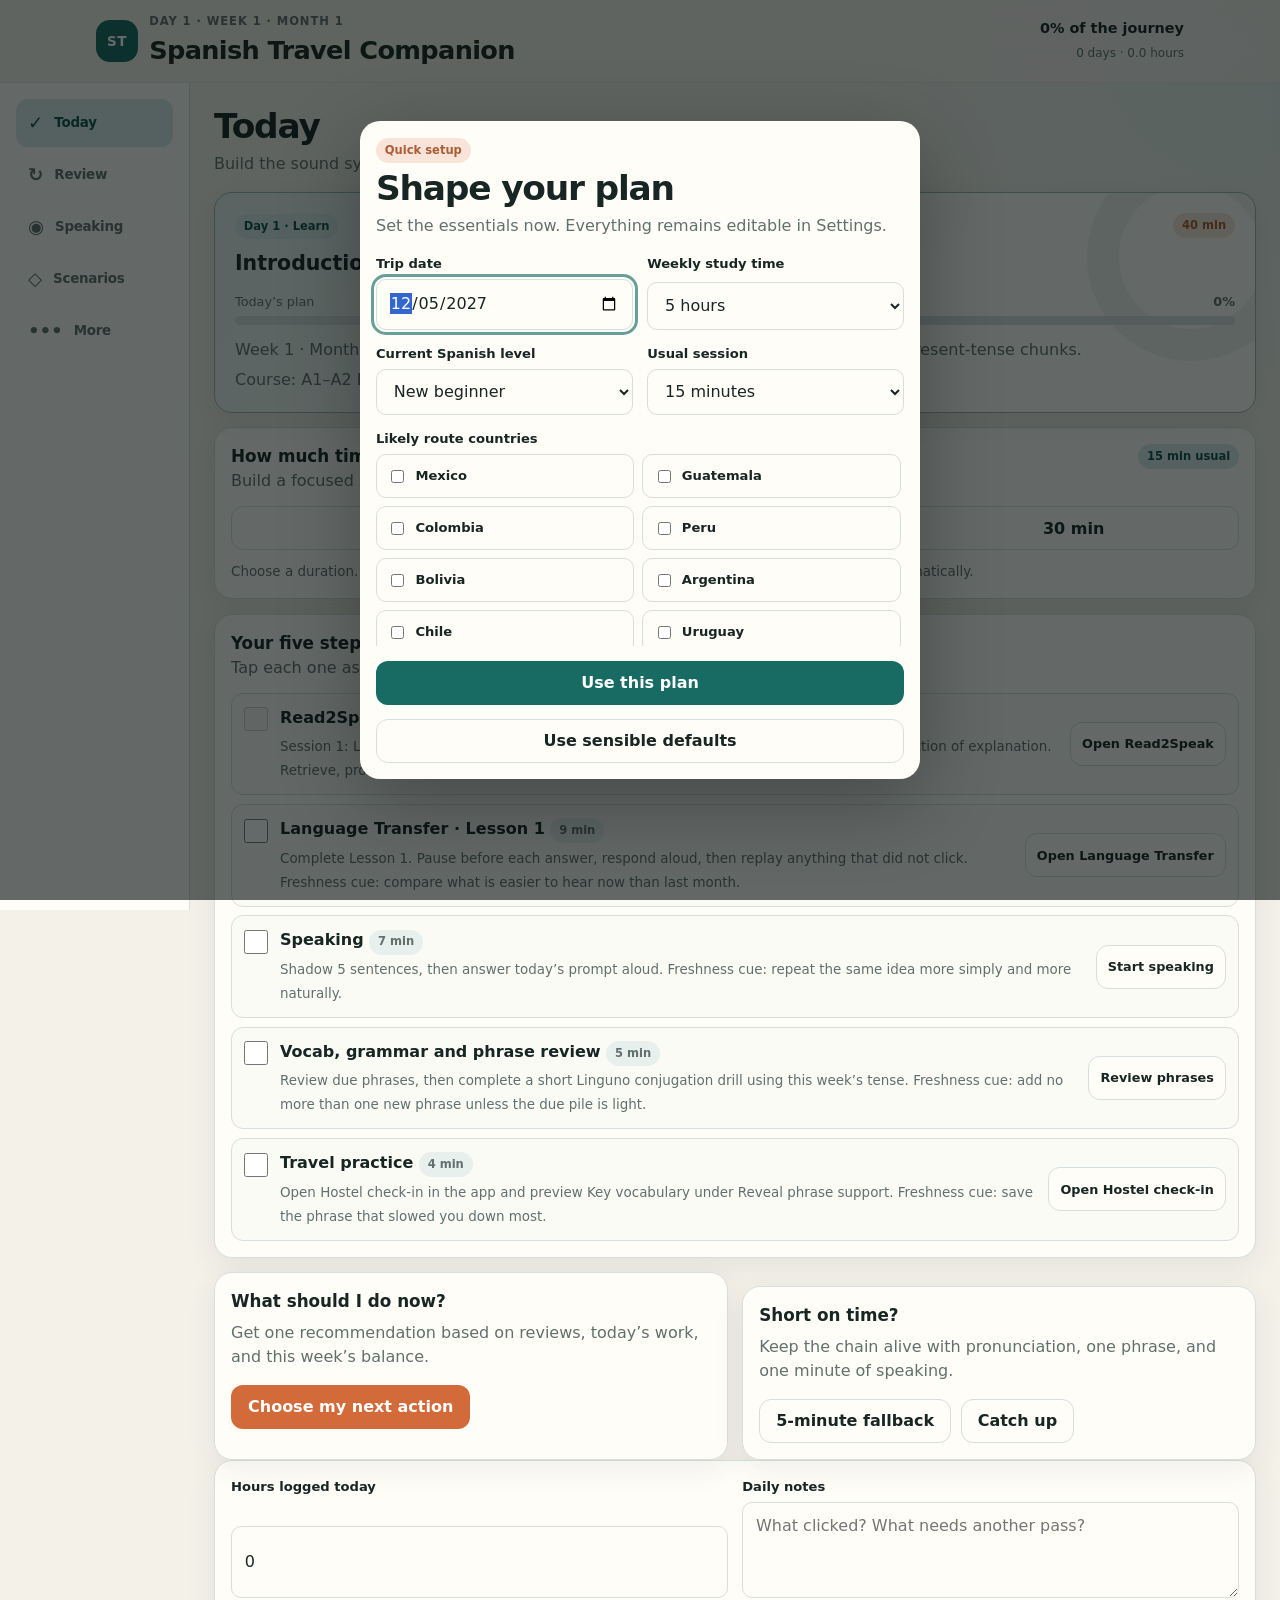
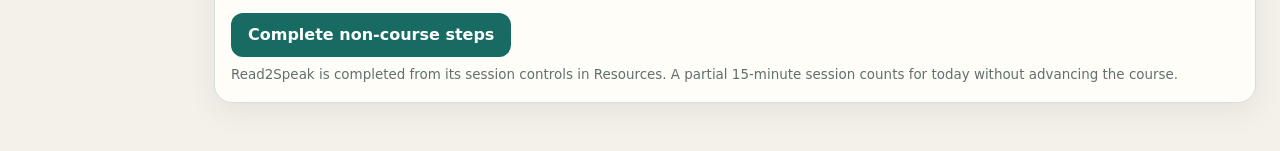
<file: index.html>
<!doctype html>
<html lang="en">
<head>
  <meta charset="utf-8">
  <meta name="viewport" content="width=device-width, initial-scale=1, viewport-fit=cover">
  <meta name="theme-color" content="#163c3a">
  <meta name="description" content="A practical, offline-first Spanish learning companion for travel in Latin America.">
  <meta name="apple-mobile-web-app-capable" content="yes">
  <meta name="apple-mobile-web-app-status-bar-style" content="black-translucent">
  <meta name="apple-mobile-web-app-title" content="Spanish Travel">
  <title>Spanish Travel Companion</title>
  <link rel="manifest" href="manifest.json">
  <link rel="icon" href="icon.svg" type="image/svg+xml">
  <link rel="apple-touch-icon" href="icon-192.png">
  <link rel="stylesheet" href="styles.css">
</head>
<body>
  <a class="skip-link" href="#app-content">Skip to content</a>

  <div class="app-shell">
    <header class="app-header">
      <div class="header-brand">
        <div class="brand-mark" aria-hidden="true">ST</div>
        <div>
          <p class="eyebrow" id="header-period">Your learning plan</p>
          <h1>Spanish Travel Companion</h1>
        </div>
      </div>
      <div class="header-summary" id="header-summary"></div>
    </header>

    <div id="update-banner" class="update-banner" role="status" aria-live="polite" hidden>
      <span>A new version is ready.</span>
      <button class="button button-small button-light" id="refresh-app" type="button">Refresh app</button>
    </div>

    <main id="app-content" class="app-content" tabindex="-1">
      <noscript>
        <section class="card">
          <h2>JavaScript is required</h2>
          <p>This app stores progress on your device and needs JavaScript to work.</p>
        </section>
      </noscript>
      <div id="view"></div>
    </main>

    <nav class="bottom-nav" aria-label="Main navigation">
      <button class="nav-item active" type="button" data-tab="today" aria-current="page">
        <span class="nav-icon" aria-hidden="true">✓</span><span>Today</span>
      </button>
      <button class="nav-item" type="button" data-tab="review">
        <span class="nav-icon" aria-hidden="true">↻</span><span>Review</span>
      </button>
      <button class="nav-item" type="button" data-tab="speaking">
        <span class="nav-icon" aria-hidden="true">◉</span><span>Speaking</span>
      </button>
      <button class="nav-item" type="button" data-tab="scenarios">
        <span class="nav-icon" aria-hidden="true">◇</span><span>Scenarios</span>
      </button>
      <button class="nav-item" type="button" data-tab="more">
        <span class="nav-icon" aria-hidden="true">•••</span><span>More</span>
      </button>
    </nav>
  </div>

  <div id="toast" class="toast" role="status" aria-live="polite" hidden></div>
  <div id="modal-root"></div>

  <script src="core.js"></script>
  <script src="data.js"></script>
  <script src="app.js"></script>
</body>
</html>
</file>
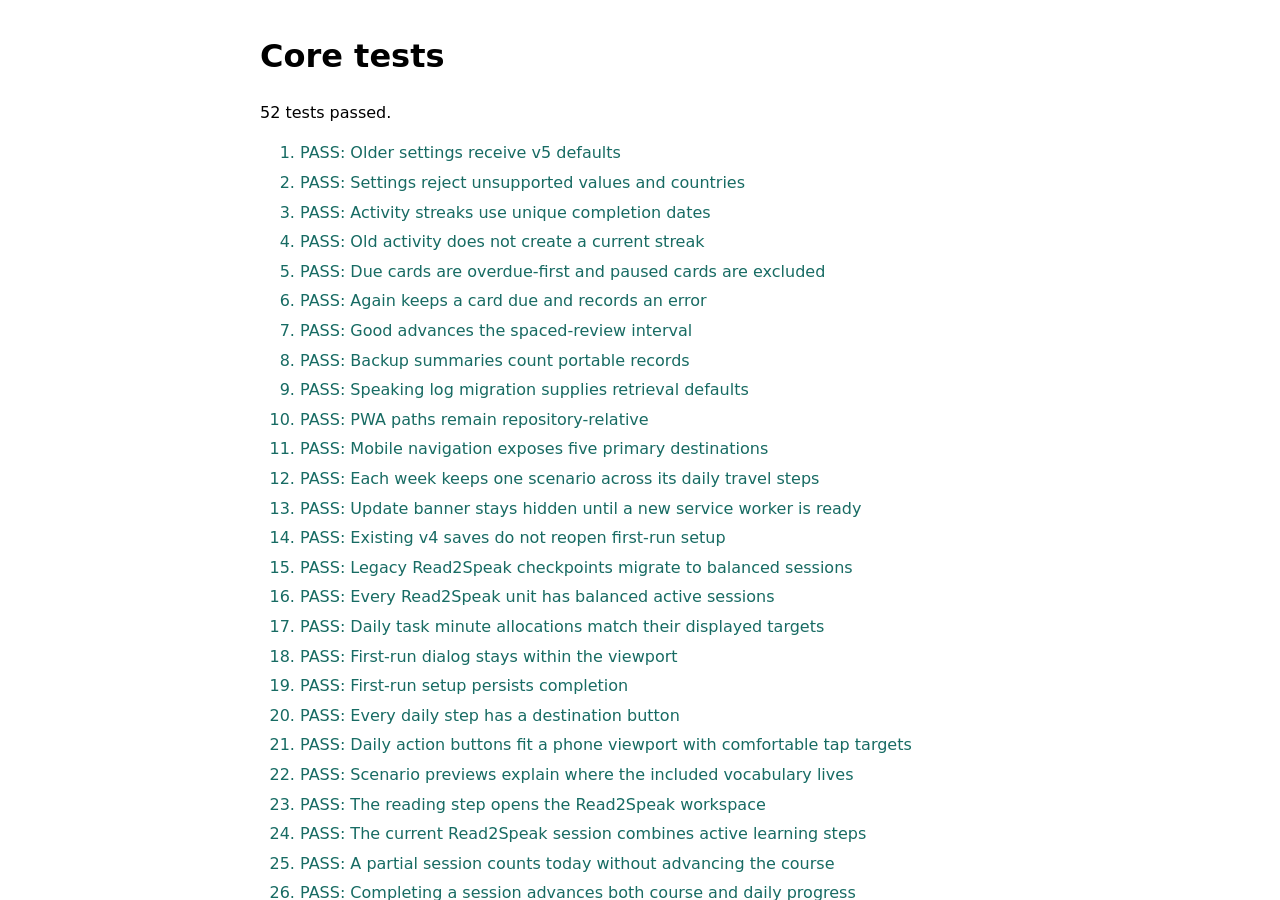
<file: tests.html>
<!doctype html>
<html lang="en">
<head>
  <meta charset="utf-8">
  <meta name="viewport" content="width=device-width, initial-scale=1">
  <title>Spanish Travel Companion Tests</title>
  <style>
    body { max-width: 760px; margin: 2rem auto; padding: 0 1rem; font: 16px/1.5 system-ui, sans-serif; }
    .pass { color: #176b63; }
    .fail { color: #a53c3c; }
    li { margin: 0.35rem 0; }
  </style>
</head>
<body data-status="running">
  <h1>Core tests</h1>
  <p id="summary">Running…</p>
  <ol id="results"></ol>
  <script src="core.js"></script>
  <script src="tests.js"></script>
</body>
</html>
</file>
<file: styles.css>
:root {
  color-scheme: light;
  --bg: #f4f1e9;
  --surface: #fffdf8;
  --surface-2: #e8f0ed;
  --surface-3: #f7e6c7;
  --text: #172523;
  --muted: #61706d;
  --primary: #176b63;
  --primary-strong: #0f514b;
  --primary-soft: #d8ebe7;
  --accent: #d36a3a;
  --accent-soft: #f8e4d8;
  --success: #2c7453;
  --warning: #9b5b18;
  --danger: #a53c3c;
  --border: #d7dfdc;
  --shadow: 0 8px 30px rgba(23, 49, 46, 0.08);
  --radius: 18px;
  --radius-small: 12px;
  --nav-height: 72px;
  --max-width: 1120px;
  font-family: Inter, ui-sans-serif, system-ui, -apple-system, BlinkMacSystemFont, "Segoe UI", sans-serif;
}

[data-theme="dark"] {
  color-scheme: dark;
  --bg: #101817;
  --surface: #182321;
  --surface-2: #20312e;
  --surface-3: #3a3021;
  --text: #f0f5f3;
  --muted: #a9bab6;
  --primary: #67c7ba;
  --primary-strong: #8cd8ce;
  --primary-soft: #213c38;
  --accent: #ef9a70;
  --accent-soft: #432c23;
  --success: #78c49d;
  --warning: #e3ad64;
  --danger: #ee8f8f;
  --border: #32423f;
  --shadow: 0 8px 30px rgba(0, 0, 0, 0.24);
}

* {
  box-sizing: border-box;
}

[hidden] {
  display: none !important;
}

html {
  scroll-behavior: smooth;
  background: var(--bg);
}

body {
  min-width: 320px;
  margin: 0;
  background:
    radial-gradient(circle at top right, color-mix(in srgb, var(--primary-soft) 75%, transparent), transparent 28rem),
    var(--bg);
  color: var(--text);
  line-height: 1.5;
}

body.modal-open {
  overflow: hidden;
}

button,
input,
select,
textarea {
  font: inherit;
}

button,
a {
  -webkit-tap-highlight-color: transparent;
}

button:focus-visible,
a:focus-visible,
input:focus-visible,
select:focus-visible,
textarea:focus-visible {
  outline: 3px solid color-mix(in srgb, var(--primary) 65%, white);
  outline-offset: 2px;
}

a {
  color: var(--primary-strong);
}

h1,
h2,
h3,
p {
  margin-top: 0;
}

h1 {
  margin-bottom: 0;
  font-size: clamp(1.15rem, 4.5vw, 1.6rem);
  letter-spacing: -0.025em;
}

h2 {
  margin-bottom: 0.35rem;
  font-size: clamp(1.45rem, 6vw, 2.15rem);
  line-height: 1.15;
  letter-spacing: -0.035em;
}

h3 {
  margin-bottom: 0.4rem;
  font-size: 1.05rem;
}

.skip-link {
  position: fixed;
  z-index: 100;
  top: 0.5rem;
  left: 0.5rem;
  padding: 0.75rem 1rem;
  transform: translateY(-150%);
  border-radius: 0.5rem;
  background: var(--text);
  color: var(--surface);
}

.skip-link:focus {
  transform: none;
}

.app-shell {
  min-height: 100vh;
}

.app-header {
  position: sticky;
  z-index: 20;
  top: 0;
  display: flex;
  align-items: center;
  justify-content: space-between;
  gap: 1rem;
  padding: max(0.8rem, env(safe-area-inset-top)) 1rem 0.8rem;
  border-bottom: 1px solid color-mix(in srgb, var(--border) 75%, transparent);
  background: color-mix(in srgb, var(--bg) 88%, transparent);
  backdrop-filter: blur(18px);
}

.header-brand {
  display: flex;
  min-width: 0;
  align-items: center;
  gap: 0.7rem;
}

.brand-mark {
  display: grid;
  width: 42px;
  height: 42px;
  flex: 0 0 auto;
  place-items: center;
  border-radius: 14px;
  background: var(--primary);
  color: #fff;
  font-size: 0.85rem;
  font-weight: 800;
  letter-spacing: 0.04em;
}

.eyebrow {
  margin: 0 0 0.05rem;
  color: var(--muted);
  font-size: 0.72rem;
  font-weight: 750;
  letter-spacing: 0.08em;
  text-transform: uppercase;
}

.header-summary {
  display: none;
  text-align: right;
}

.header-summary strong {
  display: block;
  font-size: 0.9rem;
}

.header-summary span {
  color: var(--muted);
  font-size: 0.75rem;
}

.app-content {
  width: min(100%, var(--max-width));
  min-height: calc(100vh - var(--nav-height) - 72px);
  margin: 0 auto;
  padding: 1.1rem 1rem calc(var(--nav-height) + 1.5rem + env(safe-area-inset-bottom));
}

.update-banner {
  display: flex;
  align-items: center;
  justify-content: center;
  gap: 1rem;
  padding: 0.6rem 1rem;
  background: var(--primary-strong);
  color: #fff;
  font-size: 0.88rem;
}

.bottom-nav {
  position: fixed;
  z-index: 30;
  right: 0;
  bottom: 0;
  left: 0;
  display: flex;
  height: calc(var(--nav-height) + env(safe-area-inset-bottom));
  align-items: flex-start;
  overflow: hidden;
  padding: 0.45rem 0.35rem env(safe-area-inset-bottom);
  border-top: 1px solid var(--border);
  background: color-mix(in srgb, var(--surface) 94%, transparent);
  box-shadow: 0 -8px 24px rgba(25, 45, 42, 0.08);
  backdrop-filter: blur(18px);
  scrollbar-width: none;
}

.bottom-nav::-webkit-scrollbar {
  display: none;
}

.nav-item {
  display: flex;
  min-width: 44px;
  min-height: 56px;
  flex: 1 1 0;
  cursor: pointer;
  align-items: center;
  justify-content: center;
  flex-direction: column;
  gap: 0.1rem;
  border: 0;
  border-radius: 12px;
  background: transparent;
  color: var(--muted);
  font-size: clamp(0.62rem, 2.2vw, 0.66rem);
  font-weight: 700;
  letter-spacing: -0.02em;
}

.nav-icon {
  font-size: 1.15rem;
  line-height: 1;
}

.nav-item.active {
  background: var(--primary-soft);
  color: var(--primary-strong);
}

.view-header {
  display: flex;
  align-items: flex-end;
  justify-content: space-between;
  gap: 1rem;
  margin-bottom: 1rem;
}

.view-header p {
  max-width: 42rem;
  margin-bottom: 0;
  color: var(--muted);
}

.card {
  padding: 1rem;
  border: 1px solid var(--border);
  border-radius: var(--radius);
  background: var(--surface);
  box-shadow: var(--shadow);
}

.card + .card {
  margin-top: 0.9rem;
}

.card-accent {
  border-color: color-mix(in srgb, var(--primary) 35%, var(--border));
  background:
    linear-gradient(135deg, color-mix(in srgb, var(--primary-soft) 70%, var(--surface)), var(--surface) 65%);
}

.hero-card {
  position: relative;
  overflow: hidden;
  padding: 1.25rem;
}

.hero-card::after {
  position: absolute;
  top: -2.5rem;
  right: -2.5rem;
  width: 9rem;
  height: 9rem;
  border: 2rem solid color-mix(in srgb, var(--primary) 8%, transparent);
  border-radius: 50%;
  content: "";
}

.hero-content {
  position: relative;
  z-index: 1;
}

.card-header {
  display: flex;
  flex-wrap: wrap;
  align-items: flex-start;
  justify-content: space-between;
  gap: 0.75rem;
  margin-bottom: 0.8rem;
}

.card-header h3,
.card-header p {
  margin-bottom: 0;
}

.stack {
  display: grid;
  gap: 0.9rem;
}

.grid {
  display: grid;
  gap: 0.9rem;
}

.grid-2,
.grid-3,
.grid-4 {
  grid-template-columns: 1fr;
}

.stats-grid {
  display: grid;
  grid-template-columns: repeat(2, 1fr);
  gap: 0.65rem;
}

.stat {
  min-width: 0;
  padding: 0.85rem;
  border: 1px solid var(--border);
  border-radius: var(--radius-small);
  background: color-mix(in srgb, var(--surface-2) 42%, var(--surface));
}

.stat-value {
  display: block;
  margin-bottom: 0.05rem;
  font-size: 1.4rem;
  font-weight: 800;
  letter-spacing: -0.03em;
}

.stat-label {
  color: var(--muted);
  font-size: 0.78rem;
  font-weight: 650;
}

.button-row {
  display: flex;
  flex-wrap: wrap;
  gap: 0.6rem;
}

.button {
  display: inline-flex;
  min-height: 44px;
  cursor: pointer;
  align-items: center;
  justify-content: center;
  gap: 0.4rem;
  padding: 0.7rem 1rem;
  border: 1px solid transparent;
  border-radius: 12px;
  background: var(--primary);
  color: #fff;
  font-weight: 750;
  line-height: 1.2;
  text-align: center;
  text-decoration: none;
}

.button:hover {
  background: var(--primary-strong);
}

.button-secondary {
  border-color: var(--border);
  background: var(--surface);
  color: var(--text);
}

.button-secondary:hover {
  background: var(--surface-2);
}

.button-accent {
  background: var(--accent);
}

.button-danger {
  border-color: color-mix(in srgb, var(--danger) 35%, var(--border));
  background: transparent;
  color: var(--danger);
}

.button-light {
  border-color: rgba(255, 255, 255, 0.4);
  background: #fff;
  color: #163c3a;
}

.button-small {
  min-height: 36px;
  padding: 0.45rem 0.7rem;
  font-size: 0.8rem;
}

.button:disabled {
  cursor: not-allowed;
  opacity: 0.55;
}

.badge {
  display: inline-flex;
  min-height: 25px;
  align-items: center;
  padding: 0.2rem 0.55rem;
  border-radius: 999px;
  background: var(--primary-soft);
  color: var(--primary-strong);
  font-size: 0.72rem;
  font-weight: 800;
}

.badge-accent {
  background: var(--accent-soft);
  color: color-mix(in srgb, var(--accent) 80%, var(--text));
}

.badge-muted {
  background: var(--surface-2);
  color: var(--muted);
}

.progress-track {
  width: 100%;
  height: 9px;
  overflow: hidden;
  border-radius: 99px;
  background: var(--border);
}

.progress-fill {
  height: 100%;
  border-radius: inherit;
  background: var(--primary);
  transition: width 300ms ease;
}

.progress-meta {
  display: flex;
  justify-content: space-between;
  gap: 1rem;
  margin-bottom: 0.35rem;
  color: var(--muted);
  font-size: 0.8rem;
}

.task-list {
  display: grid;
  gap: 0.55rem;
  margin: 0;
  padding: 0;
  list-style: none;
}

.task-item {
  display: flex;
  min-height: 58px;
  align-items: flex-start;
  gap: 0.75rem;
  padding: 0.75rem;
  border: 1px solid var(--border);
  border-radius: var(--radius-small);
  background: color-mix(in srgb, var(--surface) 82%, var(--surface-2));
}

.daily-task-item {
  display: grid;
  grid-template-columns: 24px minmax(0, 1fr) auto;
}

.task-action {
  min-height: 44px;
  align-self: center;
  white-space: nowrap;
}

.task-item.completed {
  opacity: 0.7;
}

.task-item.completed .task-title {
  text-decoration: line-through;
}

.task-check {
  width: 24px;
  height: 24px;
  flex: 0 0 auto;
  margin: 0.1rem 0 0;
  accent-color: var(--primary);
}

.task-copy {
  min-width: 0;
  flex: 1;
}

.task-title {
  display: block;
  margin-bottom: 0.15rem;
  font-weight: 750;
}

.task-detail,
.muted,
.help-text {
  color: var(--muted);
}

.task-detail,
.help-text {
  font-size: 0.84rem;
}

@media (max-width: 560px) {
  .daily-task-item {
    grid-template-columns: 24px minmax(0, 1fr);
  }

  .daily-task-item .task-action {
    grid-column: 2;
    justify-self: start;
    white-space: normal;
  }
}

.form-group {
  display: grid;
  min-width: 0;
  gap: 0.35rem;
}

.form-group label,
.label {
  font-size: 0.82rem;
  font-weight: 750;
}

.input,
select,
textarea {
  width: 100%;
  min-width: 0;
  min-height: 44px;
  padding: 0.7rem 0.8rem;
  border: 1px solid var(--border);
  border-radius: 10px;
  background: var(--surface);
  color: var(--text);
}

textarea {
  min-height: 96px;
  resize: vertical;
}

input[type="range"] {
  width: 100%;
  accent-color: var(--primary);
}

.check-grid {
  display: grid;
  grid-template-columns: repeat(2, minmax(0, 1fr));
  gap: 0.5rem;
}

.check-option {
  display: flex;
  min-height: 44px;
  cursor: pointer;
  align-items: center;
  gap: 0.5rem;
  padding: 0.55rem 0.65rem;
  border: 1px solid var(--border);
  border-radius: 10px;
}

.check-option input {
  accent-color: var(--primary);
}

.recommendation {
  padding: 1rem;
  border-left: 4px solid var(--accent);
  border-radius: 0 var(--radius-small) var(--radius-small) 0;
  background: var(--accent-soft);
}

.recommendation h3 {
  color: color-mix(in srgb, var(--accent) 75%, var(--text));
}

.recommendation p:last-child {
  margin-bottom: 0;
}

.quick-session-card {
  margin-top: 0.9rem;
}

.quick-session-plan {
  margin-top: 0.9rem;
  padding-top: 0.9rem;
  border-top: 1px solid var(--border);
}

.session-list {
  display: grid;
  gap: 0.65rem;
  margin: 0;
  padding: 0;
  list-style: none;
}

.session-list li {
  display: grid;
  grid-template-columns: auto 1fr;
  align-items: start;
  gap: 0.7rem;
  padding: 0.75rem;
  border: 1px solid var(--border);
  border-radius: var(--radius-small);
  background: color-mix(in srgb, var(--surface-2) 35%, var(--surface));
}

.session-list p {
  margin-bottom: 0.55rem;
}

.session-minutes {
  min-width: 3.4rem;
  padding: 0.25rem 0.45rem;
  border-radius: 999px;
  background: var(--primary-soft);
  color: var(--primary-strong);
  font-size: 0.72rem;
  font-weight: 800;
  text-align: center;
}

.phrase-card {
  padding: 1.35rem 1rem;
  text-align: center;
}

.review-progress,
.review-undo {
  display: flex;
  align-items: center;
  justify-content: space-between;
  gap: 0.75rem;
  margin-bottom: 1rem;
  text-align: left;
}

.review-progress {
  color: var(--muted);
  font-size: 0.78rem;
}

.review-progress strong {
  color: var(--text);
  font-size: 0.88rem;
}

.review-undo {
  padding: 0.55rem 0.65rem;
  border: 1px solid color-mix(in srgb, var(--primary) 30%, var(--border));
  border-radius: 10px;
  background: var(--primary-soft);
  font-size: 0.82rem;
}

.review-prompt-label {
  margin-bottom: 0.35rem;
  color: var(--muted);
  font-size: 0.78rem;
  font-weight: 750;
  letter-spacing: 0.05em;
  text-transform: uppercase;
}

.phrase-prompt {
  margin-bottom: 0.5rem;
  font-size: clamp(1.45rem, 7vw, 2.2rem);
  font-weight: 800;
  line-height: 1.25;
}

.phrase-answer {
  margin-top: 1rem;
  padding-top: 0.85rem;
  border-top: 1px solid var(--border);
  font-size: clamp(1.25rem, 5vw, 1.7rem);
  font-weight: 750;
  line-height: 1.3;
}

.review-actions {
  display: grid;
  grid-template-columns: repeat(2, 1fr);
  gap: 0.55rem;
}

.review-actions .button {
  flex-direction: column;
  padding: 0.65rem 0.45rem;
}

.review-actions small {
  font-size: 0.67rem;
  opacity: 0.82;
}

.review-actions small + small {
  font-weight: 800;
  opacity: 1;
}

.review-summary {
  margin: 0.9rem 0;
  padding: 0.75rem;
  border-radius: 10px;
  background: var(--surface-2);
}

.keyboard-hint {
  display: none;
  margin: 0.9rem 0 0;
  color: var(--muted);
  font-size: 0.74rem;
}

kbd {
  display: inline-block;
  min-width: 1.55rem;
  padding: 0.08rem 0.3rem;
  border: 1px solid var(--border);
  border-bottom-width: 2px;
  border-radius: 5px;
  background: var(--surface);
  color: var(--text);
  font: inherit;
  font-weight: 750;
  text-align: center;
}

.review-management {
  margin-top: 0.9rem;
}

.review-management > .details-body {
  display: grid;
  gap: 0.9rem;
}

.timer-display {
  margin: 1rem 0;
  font-size: clamp(3rem, 17vw, 5rem);
  font-weight: 850;
  font-variant-numeric: tabular-nums;
  letter-spacing: -0.06em;
  text-align: center;
}

.timer-options {
  display: grid;
  grid-template-columns: repeat(3, 1fr);
  gap: 0.5rem;
}

.speaking-session {
  display: grid;
  gap: 1rem;
}

.speaking-session .card-header {
  align-items: flex-start;
}

.speaking-session h3 {
  margin-top: 0.45rem;
  font-size: 1.25rem;
}

.speaking-prompt {
  max-width: 68ch;
  font-size: 1.08rem;
  font-weight: 700;
  line-height: 1.55;
}

.speaking-guidance {
  display: grid;
  gap: 0.75rem;
}

.speaking-guidance > div {
  padding: 0.8rem;
  border: 1px solid var(--border);
  border-radius: var(--radius-small);
  background: color-mix(in srgb, var(--surface) 80%, transparent);
}

.speaking-guidance ul {
  margin: 0.45rem 0 0;
  padding-left: 1.2rem;
}

.speaking-guidance li + li {
  margin-top: 0.25rem;
}

.speaking-support .details-body {
  display: grid;
  gap: 0.5rem;
}

.support-phrase {
  display: grid;
  gap: 0.1rem;
  padding: 0.7rem;
  border-radius: 10px;
  background: var(--surface-2);
}

.timer-display.timer-finished {
  color: var(--primary);
}

.speaking-timer-actions {
  justify-content: center;
}

.speaking-transition {
  display: grid;
  gap: 0.55rem;
  padding: 1rem;
  border: 1px solid var(--border);
  border-radius: var(--radius-small);
  background: var(--surface);
}

.speaking-transition p,
.speaking-instruction,
.speaking-save-row p {
  margin: 0;
}

.speaking-reflection {
  display: grid;
  gap: 1rem;
  padding-top: 0.25rem;
  border-top: 1px solid var(--border);
}

.retrieval-options {
  display: grid;
  gap: 0.45rem;
}

.choice-row {
  display: grid;
  grid-template-columns: repeat(3, minmax(0, 1fr));
  gap: 0.45rem;
}

.choice-chip {
  position: relative;
  display: flex;
  min-height: 44px;
  cursor: pointer;
  align-items: center;
  justify-content: center;
  text-align: center;
}

.choice-chip input {
  position: absolute;
  opacity: 0;
}

.choice-chip span {
  display: grid;
  width: 100%;
  min-height: 44px;
  place-items: center;
  padding: 0.55rem;
  border: 1px solid var(--border);
  border-radius: 10px;
  background: var(--surface);
  font-size: 0.78rem;
  font-weight: 750;
}

.choice-chip input:checked + span {
  border-color: var(--primary);
  outline: 2px solid var(--primary);
  outline-offset: 1px;
  background: var(--primary-soft);
  color: var(--primary-strong);
}

.choice-chip input:focus-visible + span {
  outline: 3px solid var(--focus);
  outline-offset: 2px;
}

.speaking-reflection-more .details-body {
  display: grid;
  gap: 0.8rem;
}

.speaking-save-row {
  display: grid;
  gap: 0.6rem;
}

.speaking-log-title {
  display: flex;
  flex-wrap: wrap;
  align-items: center;
  gap: 0.45rem;
}

.speaking-log .button-row {
  flex: 0 0 auto;
}

.scenario-list,
.resource-list,
.achievement-list,
.issue-list {
  display: grid;
  gap: 0.65rem;
}

.scenario-list .card + .card {
  margin-top: 0;
}

.scenario-round {
  display: grid;
  grid-template-columns: auto 1fr;
  gap: 0.75rem;
  margin: 1rem 0;
  padding: 0.85rem;
  border: 1px solid var(--border);
  border-radius: var(--radius-small);
  background: color-mix(in srgb, var(--surface-2) 36%, var(--surface));
}

.scenario-round h3,
.scenario-round p:last-child {
  margin-bottom: 0;
}

.scenario-step {
  display: grid;
  width: 2rem;
  height: 2rem;
  place-items: center;
  border-radius: 50%;
  background: var(--primary);
  color: #fff;
  font-weight: 850;
}

.scenario-cues {
  display: grid;
  gap: 0.45rem;
  margin: 0.75rem 0 0;
  padding-left: 1.25rem;
}

.scenario-round-challenge {
  border-color: color-mix(in srgb, var(--accent) 32%, var(--border));
  background: color-mix(in srgb, var(--accent-soft) 50%, var(--surface));
}

.scenario-round-challenge .scenario-step {
  background: var(--accent);
}

.scenario-support {
  margin-bottom: 1rem;
}

.scenario-reflection {
  margin-top: 1rem;
  padding-top: 1rem;
  border-top: 1px solid var(--border);
}

.range-labels {
  display: flex;
  justify-content: space-between;
  gap: 0.5rem;
  color: var(--muted);
  font-size: 0.7rem;
}

.list-card {
  padding: 0.85rem;
  border: 1px solid var(--border);
  border-radius: var(--radius-small);
  background: color-mix(in srgb, var(--surface-2) 30%, var(--surface));
}

.list-card p:last-child {
  margin-bottom: 0;
}

.deck-item.is-suspended {
  opacity: 0.68;
}

.deck-item .button-row {
  width: 100%;
}

.deck-item .list-card-header {
  flex-direction: column;
}

.list-card-header {
  display: flex;
  align-items: flex-start;
  justify-content: space-between;
  gap: 0.7rem;
}

.more-grid {
  display: grid;
  gap: 0.75rem;
}

.more-grid .card + .card {
  margin-top: 0;
}

.more-card {
  display: flex;
  width: 100%;
  min-height: 88px;
  cursor: pointer;
  align-items: center;
  gap: 0.9rem;
  color: var(--text);
  font: inherit;
  text-align: left;
}

.more-card:hover {
  border-color: var(--primary);
  background: var(--primary-soft);
}

.more-card .nav-icon {
  min-width: 2rem;
  color: var(--primary-strong);
  font-size: 1.45rem;
  text-align: center;
}

.more-card strong,
.more-card small {
  display: block;
}

.more-card small {
  margin-top: 0.2rem;
  color: var(--muted);
}

.backup-comparison {
  display: grid;
  gap: 0.65rem;
  margin: 1rem 0;
}

.onboarding-countries {
  max-height: 12rem;
  overflow-y: auto;
  padding-right: 0.2rem;
}

.meter-row {
  display: grid;
  grid-template-columns: minmax(5rem, 0.7fr) 1.5fr auto;
  align-items: center;
  gap: 0.65rem;
  font-size: 0.82rem;
}

.ring {
  --value: 0;
  display: grid;
  width: 132px;
  height: 132px;
  flex: 0 0 auto;
  place-items: center;
  border-radius: 50%;
  background: conic-gradient(var(--primary) calc(var(--value) * 1%), var(--border) 0);
}

.ring::before {
  grid-area: 1 / 1;
  width: 102px;
  height: 102px;
  border-radius: 50%;
  background: var(--surface);
  content: "";
}

.ring-label {
  z-index: 1;
  grid-area: 1 / 1;
  text-align: center;
}

.ring-label strong {
  display: block;
  font-size: 1.6rem;
}

.ring-label span {
  color: var(--muted);
  font-size: 0.7rem;
}

.progress-hero {
  display: flex;
  align-items: center;
  gap: 1rem;
}

.progress-hero-copy {
  flex: 1;
}

.issue {
  border-left: 4px solid var(--warning);
}

.issue strong {
  display: block;
  margin-bottom: 0.25rem;
}

.success {
  border-left: 4px solid var(--success);
}

.achievement.locked {
  opacity: 0.58;
  filter: grayscale(0.5);
}

.achievement-mark {
  display: grid;
  width: 40px;
  height: 40px;
  flex: 0 0 auto;
  place-items: center;
  border-radius: 50%;
  background: var(--surface-3);
  font-weight: 850;
}

.achievement {
  display: flex;
  align-items: center;
  gap: 0.75rem;
}

.details {
  border: 1px solid var(--border);
  border-radius: var(--radius-small);
  background: var(--surface);
}

.details summary {
  cursor: pointer;
  padding: 0.85rem;
  font-weight: 750;
}

.details-body {
  padding: 0 0.85rem 0.85rem;
}

.chip-row {
  display: flex;
  flex-wrap: wrap;
  gap: 0.4rem;
}

.chip {
  padding: 0.35rem 0.6rem;
  border-radius: 999px;
  background: var(--surface-2);
  font-size: 0.75rem;
  font-weight: 650;
}

.table-wrap {
  overflow-x: auto;
}

table {
  width: 100%;
  border-collapse: collapse;
  font-size: 0.82rem;
}

th,
td {
  padding: 0.65rem;
  border-bottom: 1px solid var(--border);
  text-align: left;
}

.modal-backdrop {
  position: fixed;
  z-index: 80;
  inset: 0;
  display: grid;
  place-items: end center;
  padding: 1rem 1rem max(1rem, env(safe-area-inset-bottom));
  background: rgba(5, 14, 13, 0.62);
}

.modal {
  width: min(calc(100vw - 2rem), 560px);
  min-width: 0;
  max-height: 88vh;
  max-height: min(88vh, calc(100dvh - 2rem - env(safe-area-inset-bottom)));
  overflow-y: auto;
  padding: 1rem;
  border-radius: 20px;
  background: var(--surface);
  box-shadow: 0 24px 80px rgba(0, 0, 0, 0.3);
  overscroll-behavior: contain;
}

.modal-header {
  display: flex;
  align-items: center;
  justify-content: space-between;
  gap: 1rem;
}

.icon-button {
  display: grid;
  width: 44px;
  height: 44px;
  cursor: pointer;
  place-items: center;
  border: 1px solid var(--border);
  border-radius: 50%;
  background: var(--surface);
  color: var(--text);
  font-size: 1.2rem;
}

.toast {
  position: fixed;
  z-index: 100;
  right: 1rem;
  bottom: calc(var(--nav-height) + env(safe-area-inset-bottom) + 1rem);
  left: 1rem;
  width: fit-content;
  max-width: min(90vw, 420px);
  margin: auto;
  padding: 0.75rem 1rem;
  border-radius: 12px;
  background: var(--text);
  color: var(--surface);
  box-shadow: var(--shadow);
  font-size: 0.88rem;
  font-weight: 650;
}

.empty-state {
  padding: 1.5rem 1rem;
  color: var(--muted);
  text-align: center;
}

.divider {
  height: 1px;
  margin: 1rem 0;
  border: 0;
  background: var(--border);
}

.inline-note {
  margin: 0;
  padding: 0.65rem 0.75rem;
  border-radius: 10px;
  background: var(--surface-2);
  color: var(--muted);
  font-size: 0.82rem;
}

.read2speak-course {
  scroll-margin-top: 5.5rem;
}

.course-unit-heading {
  display: flex;
  align-items: flex-start;
  justify-content: space-between;
  gap: 1rem;
  margin: 1rem 0 0.75rem;
}

.course-unit-heading h3 {
  margin: 0.45rem 0 0.2rem;
  font-size: 1.25rem;
}

.course-unit-heading p {
  margin-bottom: 0;
}

.course-unit-heading > strong {
  color: var(--primary-strong);
  font-size: 1.35rem;
}

.course-warning,
.course-files,
.course-next,
.course-sessions,
.course-reflection {
  margin-top: 1rem;
}

.course-files .list-card {
  display: grid;
  align-content: start;
}

.course-files .list-card p {
  margin-bottom: 0.75rem;
}

.course-sessions {
  display: grid;
  gap: 0.85rem;
}

.course-session-list {
  display: grid;
  gap: 0.75rem;
}

.read2speak-session {
  padding: 0.9rem;
  border: 1px solid var(--border);
  border-radius: 14px;
  background: var(--surface);
}

.read2speak-session.current {
  border-color: var(--accent);
  box-shadow: 0 0 0 2px color-mix(in srgb, var(--accent) 18%, transparent);
}

.read2speak-session.completed {
  background: color-mix(in srgb, var(--surface) 82%, var(--surface-2));
}

.read2speak-session h3 {
  margin: 0.45rem 0 0.2rem;
}

.session-steps {
  display: grid;
  gap: 0.45rem;
  margin: 0.8rem 0;
  padding-left: 1.25rem;
}

.session-steps li {
  padding-left: 0.15rem;
  color: var(--muted);
}

.session-steps strong {
  color: var(--text);
}

.file-button {
  position: relative;
  overflow: hidden;
}

.course-unit-list {
  display: grid;
  gap: 0.5rem;
}

.course-unit-button {
  display: flex;
  min-height: 58px;
  cursor: pointer;
  align-items: center;
  justify-content: space-between;
  gap: 0.75rem;
  padding: 0.7rem 0.8rem;
  border: 1px solid var(--border);
  border-radius: var(--radius-small);
  background: var(--surface);
  color: var(--text);
  text-align: left;
}

.course-unit-button:hover,
.course-unit-button.active {
  border-color: color-mix(in srgb, var(--primary) 48%, var(--border));
  background: var(--primary-soft);
}

.course-unit-button span:first-child {
  min-width: 0;
}

.course-unit-button strong,
.course-unit-button small {
  display: block;
}

.course-unit-button small {
  margin-top: 0.1rem;
  color: var(--muted);
  font-size: 0.76rem;
}

.language-transfer-course {
  scroll-margin-top: 5.5rem;
}

.language-transfer-current {
  display: grid;
  gap: 0.9rem;
  margin-top: 1rem;
  padding: 1rem;
  border: 1px solid var(--border);
  border-radius: var(--radius-small);
  background: color-mix(in srgb, var(--surface) 80%, var(--surface-2));
}

.language-transfer-current h3 {
  margin: 0.45rem 0 0.2rem;
  font-size: 1.35rem;
}

.language-transfer-current p {
  margin-bottom: 0;
}

.language-transfer-notes,
.language-transfer-ranges {
  margin-top: 1rem;
}

.language-transfer-ranges {
  display: grid;
  gap: 0.6rem;
}

.lesson-grid {
  display: grid;
  grid-template-columns: repeat(5, minmax(0, 1fr));
  gap: 0.45rem;
}

.lesson-button {
  display: grid;
  min-width: 0;
  min-height: 54px;
  cursor: pointer;
  place-items: center;
  gap: 0.05rem;
  padding: 0.35rem;
  border: 1px solid var(--border);
  border-radius: 10px;
  background: var(--surface);
  color: var(--text);
}

.lesson-button:hover,
.lesson-button.active {
  border-color: var(--primary);
  background: var(--primary-soft);
}

.lesson-button.active {
  outline: 2px solid var(--primary);
  outline-offset: 1px;
}

.lesson-button.completed span::after {
  content: " ✓";
}

.lesson-button span {
  font-weight: 800;
}

.lesson-button small {
  color: var(--muted);
  font-size: 0.65rem;
}

.hidden {
  display: none !important;
}

@media (min-width: 620px) {
  .header-summary {
    display: block;
  }

  .app-header {
    padding-right: max(1.5rem, calc((100vw - var(--max-width)) / 2 + 1rem));
    padding-left: max(1.5rem, calc((100vw - var(--max-width)) / 2 + 1rem));
  }

  .app-content {
    padding: 1.5rem 1.5rem calc(var(--nav-height) + 2rem);
  }

  .grid-2 {
    grid-template-columns: repeat(2, minmax(0, 1fr));
  }

  .grid-3 {
    grid-template-columns: repeat(2, minmax(0, 1fr));
  }

  .grid-4 {
    grid-template-columns: repeat(2, minmax(0, 1fr));
  }

  .course-unit-list {
    grid-template-columns: repeat(2, minmax(0, 1fr));
  }

  .language-transfer-current {
    grid-template-columns: 1fr auto;
    align-items: center;
  }

  .lesson-grid {
    grid-template-columns: repeat(10, minmax(0, 1fr));
  }

  .stats-grid {
    grid-template-columns: repeat(4, 1fr);
  }

  .review-actions {
    grid-template-columns: repeat(4, 1fr);
  }

  .scenario-list {
    grid-template-columns: repeat(2, minmax(0, 1fr));
  }

  .speaking-guidance {
    grid-template-columns: repeat(2, minmax(0, 1fr));
  }

  .retrieval-options {
    grid-template-columns: repeat(5, minmax(0, 1fr));
  }

  .speaking-save-row {
    grid-template-columns: 1fr auto;
    align-items: center;
  }

  .keyboard-hint {
    display: block;
  }

  .deck-item .list-card-header {
    flex-direction: row;
  }

  .deck-item .button-row {
    width: auto;
    justify-content: flex-end;
  }

  .modal-backdrop {
    place-items: center;
  }

  .more-grid,
  .backup-comparison {
    grid-template-columns: repeat(2, minmax(0, 1fr));
  }
}

@media (min-width: 960px) {
  :root {
    --nav-height: 0px;
  }

  .app-shell {
    display: grid;
    grid-template-columns: 190px 1fr;
    grid-template-rows: auto 1fr;
  }

  .app-header {
    grid-column: 1 / -1;
  }

  .bottom-nav {
    position: sticky;
    top: 73px;
    right: auto;
    bottom: auto;
    display: grid;
    width: 190px;
    height: calc(100vh - 73px);
    grid-row: 2;
    align-content: start;
    gap: 0.25rem;
    overflow: visible;
    padding: 1rem;
    border-top: 0;
    border-right: 1px solid var(--border);
    box-shadow: none;
  }

  .nav-item {
    width: 100%;
    min-width: 0;
    min-height: 48px;
    flex: none;
    justify-content: flex-start;
    flex-direction: row;
    gap: 0.7rem;
    padding: 0 0.75rem;
    font-size: 0.84rem;
  }

  .app-content {
    grid-column: 2;
    grid-row: 2;
    padding-bottom: 3rem;
  }

  .grid-3 {
    grid-template-columns: repeat(3, minmax(0, 1fr));
  }

  .grid-4 {
    grid-template-columns: repeat(4, minmax(0, 1fr));
  }
}

@media (prefers-reduced-motion: reduce) {
  *,
  *::before,
  *::after {
    scroll-behavior: auto !important;
    transition-duration: 0.01ms !important;
    animation-duration: 0.01ms !important;
    animation-iteration-count: 1 !important;
  }
}
</file>
